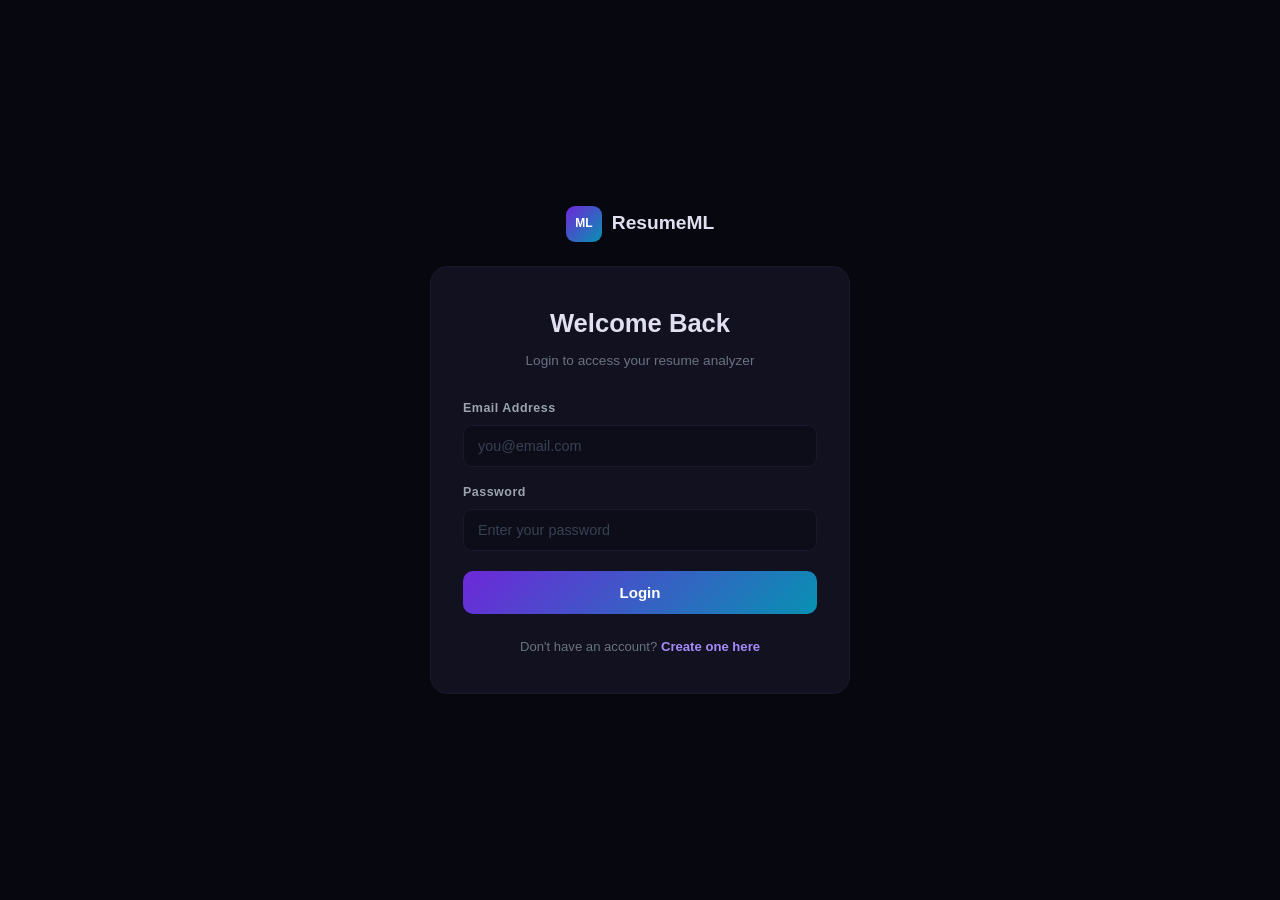
<file: login.html>
<!DOCTYPE html>
<html lang="en">

<head>
    <meta charset="UTF-8">
    <meta name="viewport" content="width=device-width, initial-scale=1.0">
    <title>Login – ResumeML</title>
    <link rel="stylesheet" href="static/style.css">
    <link rel="stylesheet" href="static/auth.css">
</head>

<body class="auth-body">

    <div class="auth-wrapper">

        <!-- Logo -->
        <div class="auth-logo">
            <div class="nav-badge">ML</div>
            <span>ResumeML</span>
        </div>

        <!-- Login Card -->
        <div class="auth-card">
            <h1 class="auth-title">Welcome Back</h1>
            <p class="auth-subtitle">Login to access your resume analyzer</p>

            <!-- Error message (shown on wrong credentials) -->
            <div class="auth-error" id="auth-error"></div>

            <!-- Login Form -->
            <div class="auth-form">

                <div class="form-group">
                    <label class="form-label">Email Address</label>
                    <input
                        type="email"
                        id="email"
                        class="form-input"
                        placeholder="you@email.com"
                        onkeydown="if(event.key==='Enter') loginUser()"
                    >
                </div>

                <div class="form-group">
                    <label class="form-label">Password</label>
                    <input
                        type="password"
                        id="password"
                        class="form-input"
                        placeholder="Enter your password"
                        onkeydown="if(event.key==='Enter') loginUser()"
                    >
                </div>

                <button class="auth-btn" id="login-btn" onclick="loginUser()">
                    <span id="login-btn-text">Login</span>
                </button>

            </div>

            <!-- Link to register -->
            <p class="auth-switch">
                Don't have an account?
                <a href="/register" class="auth-link">Create one here</a>
            </p>

        </div>

    </div>

    <script src="static/auth.js"></script>

</body>
</html>
</file>
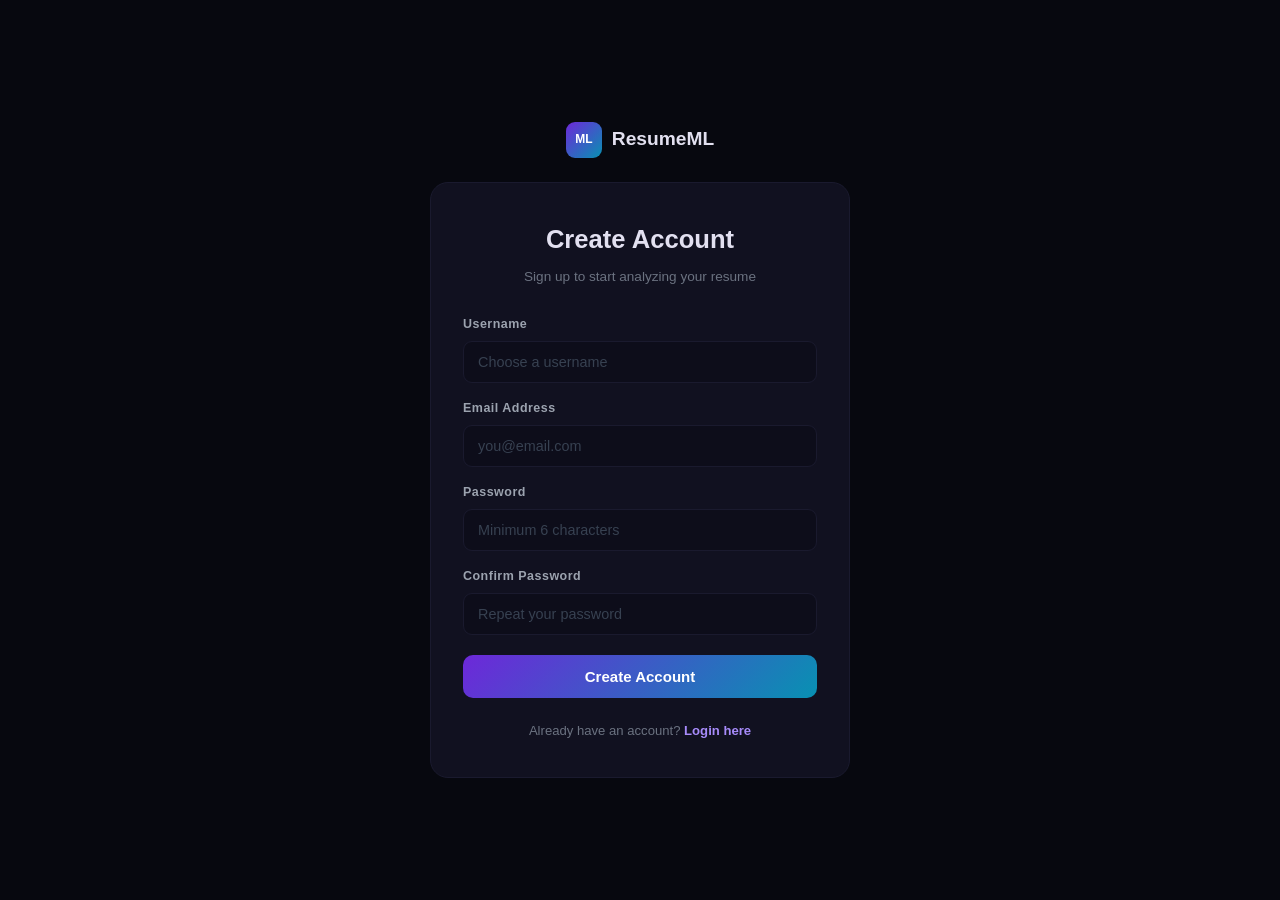
<file: register.html>
<!DOCTYPE html>
<html lang="en">

<head>
    <meta charset="UTF-8">
    <meta name="viewport" content="width=device-width, initial-scale=1.0">
    <title>Register – ResumeML</title>
    <link rel="stylesheet" href="static/style.css">
    <link rel="stylesheet" href="static/auth.css">
</head>

<body class="auth-body">

    <div class="auth-wrapper">

        <!-- Logo -->
        <div class="auth-logo">
            <div class="nav-badge">ML</div>
            <span>ResumeML</span>
        </div>

        <!-- Register Card -->
        <div class="auth-card">
            <h1 class="auth-title">Create Account</h1>
            <p class="auth-subtitle">Sign up to start analyzing your resume</p>

            <!-- Error / success messages -->
            <div class="auth-error"   id="auth-error"></div>
            <div class="auth-success" id="auth-success"></div>

            <!-- Register Form -->
            <div class="auth-form">

                <div class="form-group">
                    <label class="form-label">Username</label>
                    <input
                        type="text"
                        id="username"
                        class="form-input"
                        placeholder="Choose a username"
                        onkeydown="if(event.key==='Enter') registerUser()"
                    >
                </div>

                <div class="form-group">
                    <label class="form-label">Email Address</label>
                    <input
                        type="email"
                        id="email"
                        class="form-input"
                        placeholder="you@email.com"
                        onkeydown="if(event.key==='Enter') registerUser()"
                    >
                </div>

                <div class="form-group">
                    <label class="form-label">Password</label>
                    <input
                        type="password"
                        id="password"
                        class="form-input"
                        placeholder="Minimum 6 characters"
                        onkeydown="if(event.key==='Enter') registerUser()"
                    >
                </div>

                <div class="form-group">
                    <label class="form-label">Confirm Password</label>
                    <input
                        type="password"
                        id="confirm-password"
                        class="form-input"
                        placeholder="Repeat your password"
                        onkeydown="if(event.key==='Enter') registerUser()"
                    >
                </div>

                <button class="auth-btn" id="register-btn" onclick="registerUser()">
                    <span id="register-btn-text">Create Account</span>
                </button>

            </div>

            <!-- Link to login -->
            <p class="auth-switch">
                Already have an account?
                <a href="/login" class="auth-link">Login here</a>
            </p>

        </div>

    </div>

    <script src="static/auth.js"></script>

</body>
</html>
</file>
<file: static/style.css>
/* =============================================================================
   style.css  –  ML-Based Resume Analyzer
   Pure CSS — no frameworks, no external imports
   ============================================================================= */


/* =============================================================================
   1. RESET & BASE STYLES
   ============================================================================= */

* {
    box-sizing: border-box;
    margin: 0;
    padding: 0;
}

html {
    scroll-behavior: smooth;
}

body {
    font-family: Arial, Helvetica, sans-serif;
    background-color: #07080f;
    color: #e2e0f0;
    min-height: 100vh;
    line-height: 1.6;
}

a {
    text-decoration: none;
    color: inherit;
}

button {
    cursor: pointer;
    font-family: inherit;
}

/* Custom scrollbar */
::-webkit-scrollbar {
    width: 5px;
}

::-webkit-scrollbar-thumb {
    background: #6d28d9;
    border-radius: 3px;
}


/* =============================================================================
   2. ANIMATIONS
   ============================================================================= */

@keyframes spin {
    to { transform: rotate(360deg); }
}

@keyframes pulse {
    0%, 100% { opacity: 1; }
    50%       { opacity: 0.3; }
}

@keyframes fade-up {
    from {
        opacity: 0;
        transform: translateY(20px);
    }
    to {
        opacity: 1;
        transform: translateY(0);
    }
}


/* =============================================================================
   3. NAVIGATION BAR
   ============================================================================= */

.navbar {
    position: sticky;
    top: 0;
    z-index: 200;
    background: rgba(7, 8, 15, 0.92);
    backdrop-filter: blur(12px);
    border-bottom: 1px solid #1a1a2e;
    padding: 0 32px;
    height: 60px;
    display: flex;
    align-items: center;
    justify-content: space-between;
}

.nav-logo {
    display: flex;
    align-items: center;
    gap: 10px;
    font-weight: 700;
    font-size: 1.1rem;
}

.nav-badge {
    width: 36px;
    height: 36px;
    border-radius: 9px;
    background: linear-gradient(135deg, #6d28d9, #0891b2);
    display: flex;
    align-items: center;
    justify-content: center;
    font-size: 0.75rem;
    font-weight: 800;
    color: #fff;
}

.nav-status {
    display: flex;
    align-items: center;
    gap: 8px;
    background: rgba(109, 40, 217, 0.12);
    border: 1px solid rgba(109, 40, 217, 0.28);
    padding: 5px 14px;
    border-radius: 20px;
    font-size: 0.72rem;
    color: #a78bfa;
    font-weight: 600;
}

/* The small pulsing green dot */
.status-dot {
    display: inline-block;
    width: 7px;
    height: 7px;
    border-radius: 50%;
    background: #4ade80;
    animation: pulse 2s infinite;
}


/* =============================================================================
   4. HERO SECTION
   ============================================================================= */

.hero {
    text-align: center;
    padding: 60px 20px 44px;
    max-width: 700px;
    margin: 0 auto;
    animation: fade-up 0.5s ease;
}

.hero-tag {
    display: inline-flex;
    align-items: center;
    gap: 7px;
    background: rgba(109, 40, 217, 0.1);
    border: 1px solid rgba(109, 40, 217, 0.25);
    color: #a78bfa;
    padding: 4px 14px;
    border-radius: 20px;
    font-size: 0.72rem;
    font-weight: 600;
    margin-bottom: 22px;
}

.hero h1 {
    font-size: clamp(1.9rem, 4.5vw, 3.2rem);
    font-weight: 800;
    line-height: 1.12;
    letter-spacing: -1px;
    margin-bottom: 14px;
}

/* Purple-to-cyan gradient text for the headline */
.gradient-text {
    background: linear-gradient(135deg, #a78bfa, #67e8f9);
    -webkit-background-clip: text;
    -webkit-text-fill-color: transparent;
    background-clip: text;
}

.hero-description {
    color: #6b7280;
    font-size: 0.94rem;
    margin-bottom: 32px;
    line-height: 1.8;
}

/* Small tech stack chips below the description */
.tech-chips {
    display: flex;
    flex-wrap: wrap;
    gap: 7px;
    justify-content: center;
}

.chip {
    font-size: 0.68rem;
    padding: 3px 11px;
    border-radius: 5px;
    background: rgba(255, 255, 255, 0.04);
    border: 1px solid #1e1b30;
    color: #6b7280;
    font-weight: 500;
}


/* =============================================================================
   5. MAIN LAYOUT
   ============================================================================= */

.main-wrapper {
    max-width: 920px;
    margin: 0 auto;
    padding: 0 20px 60px;
}

/* Generic card container */
.card {
    background: #111120;
    border: 1px solid #1a1a2e;
    border-radius: 16px;
    padding: 26px;
    margin-bottom: 18px;
}

/* Card section title with a small purple bar on the left */
.card-title {
    font-size: 0.72rem;
    font-weight: 700;
    color: #a78bfa;
    text-transform: uppercase;
    letter-spacing: 1.3px;
    margin-bottom: 16px;
    display: flex;
    align-items: center;
    gap: 8px;
}

.card-title::before {
    content: '';
    display: inline-block;
    width: 3px;
    height: 14px;
    background: linear-gradient(#6d28d9, #0891b2);
    border-radius: 2px;
}


/* =============================================================================
   6. DOMAIN SELECTION GRID
   ============================================================================= */

.domain-grid {
    display: grid;
    grid-template-columns: repeat(auto-fill, minmax(158px, 1fr));
    gap: 8px;
}

.domain-btn {
    background: #0d0d1a;
    border: 1px solid #1a1a2e;
    color: #6b7280;
    padding: 9px 12px;
    border-radius: 9px;
    font-size: 0.79rem;
    text-align: left;
    display: flex;
    align-items: center;
    gap: 7px;
    transition: all 0.2s;
}

.domain-btn:hover {
    border-color: #4b3f72;
    color: #c4b5fd;
    background: rgba(109, 40, 217, 0.06);
}

/* Currently selected domain button */
.domain-btn.active {
    border-color: #6d28d9;
    color: #a78bfa;
    background: rgba(109, 40, 217, 0.12);
    font-weight: 600;
}

.domain-icon {
    font-size: 13px;
    font-weight: 900;
    flex-shrink: 0;
}


/* =============================================================================
   7. FILE UPLOAD ZONE
   ============================================================================= */

.upload-section {
    margin-top: 26px;
}

.upload-zone {
    border: 2px dashed #1a1a2e;
    border-radius: 14px;
    padding: 52px 24px;
    text-align: center;
    cursor: pointer;
    transition: all 0.3s;
    margin-top: 4px;
}

.upload-zone:hover,
.upload-zone.dragging {
    border-color: #6d28d9;
    background: rgba(109, 40, 217, 0.05);
}

/* After a file is chosen */
.upload-zone.has-file {
    border-color: rgba(109, 40, 217, 0.5);
    background: rgba(109, 40, 217, 0.04);
}

.upload-icon {
    font-size: 42px;
    display: block;
    margin-bottom: 12px;
}

.upload-title {
    font-weight: 700;
    color: #9ca3af;
    margin-bottom: 5px;
    font-size: 0.95rem;
}

.upload-hint {
    font-size: 0.78rem;
    color: #4b5563;
}

/* File name shown after upload */
.file-name {
    font-weight: 700;
    color: #e2e0f0;
    font-size: 0.98rem;
    margin-bottom: 3px;
}

.file-size {
    color: #a78bfa;
    font-size: 0.8rem;
}


/* =============================================================================
   8. PROGRESS BAR
   ============================================================================= */

.progress-section {
    margin-top: 14px;
    display: none;    /* shown by JavaScript when analysis starts */
}

.progress-header {
    display: flex;
    justify-content: space-between;
    font-size: 0.75rem;
    color: #6b7280;
    margin-bottom: 6px;
}

.progress-track {
    height: 4px;
    background: #1a1a2e;
    border-radius: 2px;
    overflow: hidden;
}

.progress-fill {
    height: 100%;
    background: linear-gradient(90deg, #6d28d9, #0891b2);
    border-radius: 2px;
    width: 0;
    transition: width 0.4s ease;
}


/* =============================================================================
   9. ERROR BOX
   ============================================================================= */

.error-box {
    background: rgba(239, 68, 68, 0.08);
    border: 1px solid rgba(239, 68, 68, 0.2);
    border-radius: 9px;
    padding: 10px 15px;
    color: #f87171;
    font-size: 0.8rem;
    margin-top: 12px;
    display: none;    /* shown by JavaScript on error */
}


/* =============================================================================
   10. ANALYSE BUTTON
   ============================================================================= */

.btn-analyse {
    width: 100%;
    padding: 15px;
    border-radius: 11px;
    border: none;
    background: linear-gradient(135deg, #6d28d9, #0891b2);
    color: #fff;
    font-weight: 700;
    font-size: 0.96rem;
    display: flex;
    align-items: center;
    justify-content: center;
    gap: 10px;
    margin-top: 16px;
    transition: all 0.3s;
}

.btn-analyse:hover:not(:disabled) {
    transform: translateY(-2px);
    box-shadow: 0 12px 30px rgba(109, 40, 217, 0.4);
}

.btn-analyse:disabled {
    background: #1a1a2e;
    color: #374151;
    cursor: not-allowed;
    transform: none;
    box-shadow: none;
}

/* Spinning loader inside the button */
.spinner {
    width: 16px;
    height: 16px;
    border: 2.5px solid rgba(255, 255, 255, 0.3);
    border-top-color: #fff;
    border-radius: 50%;
    animation: spin 1s linear infinite;
    flex-shrink: 0;
}


/* =============================================================================
   11. RESULTS SECTION
   ============================================================================= */

.results-hidden {
    display: none;    /* shown by JavaScript after analysis */
    animation: fade-up 0.4s ease;
}


/* --- Score + Summary Row --------------------------------------------------- */

.score-row {
    display: grid;
    grid-template-columns: 200px 1fr;
    gap: 16px;
    margin-bottom: 16px;
}

.score-card {
    background: #0d0d1a;
    border: 1px solid #1a1a2e;
    border-radius: 14px;
    padding: 20px;
    text-align: center;
    display: flex;
    flex-direction: column;
    align-items: center;
}

.score-label {
    font-size: 0.6rem;
    color: #6b7280;
    letter-spacing: 1.5px;
    text-transform: uppercase;
    margin-bottom: 6px;
}

.score-number {
    font-size: 3.8rem;
    font-weight: 800;
    line-height: 1;
    margin-bottom: 3px;
}

.score-level {
    font-size: 0.7rem;
    color: #6b7280;
    margin-bottom: 16px;
}

.score-counts {
    display: flex;
    gap: 14px;
    border-top: 1px solid #1a1a2e;
    padding-top: 14px;
    width: 100%;
    justify-content: center;
}

/* Individual sub-score bar */
.sub-score-row {
    width: 100%;
    display: flex;
    justify-content: space-between;
    font-size: 0.65rem;
    color: #6b7280;
    margin-bottom: 3px;
}

.sub-score-track {
    height: 3px;
    background: #1a1a2e;
    border-radius: 2px;
    margin-bottom: 8px;
    width: 100%;
}

.sub-score-fill {
    height: 100%;
    border-radius: 2px;
    transition: width 0.8s ease;
}

.summary-panel {
    background: #0d0d1a;
    border: 1px solid #1a1a2e;
    border-radius: 14px;
    padding: 20px;
    display: flex;
    flex-direction: column;
    gap: 12px;
}

.summary-label {
    font-size: 0.6rem;
    color: #6b7280;
    letter-spacing: 1.2px;
    text-transform: uppercase;
}

.summary-text {
    color: #9ca3af;
    font-size: 0.88rem;
    line-height: 1.8;
    flex: 1;
}


/* --- Charts Row ------------------------------------------------------------ */

.charts-row {
    display: grid;
    grid-template-columns: 1fr 1.6fr;
    gap: 16px;
    margin-bottom: 16px;
}

.chart-box {
    background: #0d0d1a;
    border: 1px solid #1a1a2e;
    border-radius: 14px;
    padding: 18px;
}

.chart-label {
    font-size: 0.75rem;
    color: #9ca3af;
    font-weight: 600;
    margin-bottom: 12px;
}

canvas {
    display: block;
}

.chart-legend {
    display: flex;
    justify-content: center;
    gap: 18px;
    margin-top: 10px;
}

.legend-item {
    display: flex;
    align-items: center;
    gap: 5px;
    font-size: 0.7rem;
    color: #9ca3af;
}

.legend-dot {
    width: 8px;
    height: 8px;
    border-radius: 2px;
    display: inline-block;
}


/* --- Matched / Missing Skills --------------------------------------------- */

.skills-row {
    display: grid;
    grid-template-columns: 1fr 1fr;
    gap: 14px;
    margin-bottom: 16px;
}

.skill-box {
    border-radius: 12px;
    padding: 16px;
}

.matched-box {
    border: 1px solid rgba(74, 222, 128, 0.14);
    background: rgba(74, 222, 128, 0.03);
}

.missing-box {
    border: 1px solid rgba(248, 113, 113, 0.14);
    background: rgba(248, 113, 113, 0.03);
}

.skill-box-title {
    font-size: 0.68rem;
    font-weight: 700;
    text-transform: uppercase;
    letter-spacing: 1px;
    margin-bottom: 10px;
}

.matched-title { color: #4ade80; }
.missing-title  { color: #f87171; }

.tags-container {
    display: flex;
    flex-wrap: wrap;
    gap: 6px;
}

/* Individual skill tag */
.tag {
    font-size: 0.7rem;
    padding: 3px 9px;
    border-radius: 5px;
    border: 1px solid;
    font-weight: 500;
}

.tag-green {
    background: rgba(74, 222, 128, 0.09);
    color: #4ade80;
    border-color: rgba(74, 222, 128, 0.2);
}

.tag-red {
    background: rgba(248, 113, 113, 0.09);
    color: #f87171;
    border-color: rgba(248, 113, 113, 0.2);
}


/* --- Suggestions ----------------------------------------------------------- */

.suggestion-item {
    display: flex;
    gap: 11px;
    padding: 12px;
    background: #0d0d1a;
    border-radius: 10px;
    margin-bottom: 8px;
}

.suggestion-number {
    width: 22px;
    height: 22px;
    border-radius: 6px;
    background: rgba(109, 40, 217, 0.15);
    color: #a78bfa;
    display: flex;
    align-items: center;
    justify-content: center;
    font-size: 0.65rem;
    font-weight: 800;
    flex-shrink: 0;
    margin-top: 1px;
}

.suggestion-text {
    color: #9ca3af;
    font-size: 0.83rem;
    line-height: 1.75;
}


/* --- Company Cards --------------------------------------------------------- */

.companies-grid {
    display: grid;
    grid-template-columns: repeat(auto-fill, minmax(262px, 1fr));
    gap: 11px;
    margin-top: 14px;
}

.company-card {
    background: #0d0d1a;
    border: 1px solid #1a1a2e;
    border-radius: 12px;
    padding: 16px;
    position: relative;
    overflow: hidden;
    transition: all 0.22s;
}

.company-card:hover {
    transform: translateY(-2px);
    border-color: #352f50;
}

/* Coloured top bar unique to each company */
.company-top-bar {
    position: absolute;
    top: 0;
    left: 0;
    right: 0;
    height: 3px;
}

.company-header {
    display: flex;
    align-items: center;
    justify-content: space-between;
    margin-bottom: 11px;
}

.company-left {
    display: flex;
    align-items: center;
    gap: 10px;
}

.company-logo {
    width: 36px;
    height: 36px;
    border-radius: 8px;
    display: flex;
    align-items: center;
    justify-content: center;
    font-weight: 800;
    font-size: 0.85rem;
    color: #fff;
    flex-shrink: 0;
}

.company-name {
    font-weight: 700;
    font-size: 0.92rem;
    margin-bottom: 1px;
}

.company-role {
    color: #6b7280;
    font-size: 0.7rem;
}

.match-badge {
    background: rgba(74, 222, 128, 0.1);
    border: 1px solid rgba(74, 222, 128, 0.25);
    color: #4ade80;
    font-size: 0.63rem;
    font-weight: 700;
    padding: 3px 9px;
    border-radius: 20px;
    white-space: nowrap;
}

.fit-header {
    display: flex;
    justify-content: space-between;
    font-size: 0.63rem;
    color: #6b7280;
    margin-bottom: 4px;
}

.fit-value {
    color: #4ade80;
    font-weight: 700;
}

.fit-track {
    height: 2.5px;
    background: #1a1a2e;
    border-radius: 2px;
    margin-bottom: 11px;
}

.fit-fill {
    height: 100%;
    background: linear-gradient(90deg, #4ade80, #67e8f9);
    border-radius: 2px;
    transition: width 0.8s ease;
}

.company-links {
    display: flex;
    gap: 6px;
}

.company-link {
    font-size: 0.67rem;
    font-weight: 600;
    padding: 5px 9px;
    border-radius: 6px;
    border: 1px solid;
    transition: opacity 0.2s;
    cursor: pointer;
}

.company-link:hover {
    opacity: 0.75;
}

.link-linkedin {
    background: rgba(10, 102, 194, 0.1);
    color: #0A66C2;
    border-color: rgba(10, 102, 194, 0.25);
}

.link-indeed {
    background: rgba(0, 58, 155, 0.08);
    color: #003A9B;
    border-color: rgba(0, 58, 155, 0.18);
}

.link-careers {
    border-color: #1a1a2e;
    color: #6b7280;
}


/* --- No Match State -------------------------------------------------------- */

.no-match-box {
    border: 1.5px dashed rgba(248, 113, 113, 0.25);
    background: rgba(248, 113, 113, 0.03);
    border-radius: 14px;
    padding: 28px;
    text-align: center;
    margin-top: 14px;
}

.no-match-box h3 {
    color: #f87171;
    font-size: 1rem;
    margin-bottom: 8px;
}

.no-match-box p {
    color: #6b7280;
    font-size: 0.83rem;
    line-height: 1.8;
    max-width: 480px;
    margin: 0 auto 16px;
}

.learn-links {
    display: flex;
    gap: 8px;
    justify-content: center;
    flex-wrap: wrap;
}

.learn-btn {
    padding: 7px 15px;
    border-radius: 7px;
    color: #fff;
    font-weight: 600;
    font-size: 0.77rem;
    border: none;
    transition: opacity 0.2s;
    cursor: pointer;
}

.learn-btn:hover {
    opacity: 0.82;
}


/* --- Almost There Section -------------------------------------------------- */

.almost-section {
    border: 1px dashed rgba(251, 191, 36, 0.28);
    background: rgba(251, 191, 36, 0.03);
    border-radius: 12px;
    padding: 13px;
    margin-top: 12px;
}

.almost-title {
    font-size: 0.7rem;
    color: #fbbf24;
    font-weight: 700;
    margin-bottom: 9px;
}

.almost-list {
    display: flex;
    flex-wrap: wrap;
    gap: 8px;
}

.almost-item {
    display: flex;
    align-items: center;
    gap: 8px;
    padding: 7px 11px;
    background: #111120;
    border: 1px solid #1a1a2e;
    border-radius: 9px;
}

.almost-logo {
    width: 26px;
    height: 26px;
    border-radius: 6px;
    display: flex;
    align-items: center;
    justify-content: center;
    font-weight: 800;
    font-size: 0.75rem;
    color: #fff;
}

.almost-name {
    font-weight: 600;
    font-size: 0.8rem;
}

.almost-need {
    font-size: 0.62rem;
    color: #fbbf24;
}


/* --- Job Platforms Grid ---------------------------------------------------- */

.platforms-grid {
    display: grid;
    grid-template-columns: repeat(auto-fill, minmax(150px, 1fr));
    gap: 8px;
    margin-top: 12px;
}

.platform-card {
    display: flex;
    align-items: center;
    gap: 9px;
    padding: 10px 12px;
    background: #0d0d1a;
    border: 1px solid #1a1a2e;
    border-radius: 10px;
    transition: all 0.22s;
}

.platform-card:hover {
    transform: translateY(-2px);
    border-color: #352f50;
}

.platform-icon {
    width: 28px;
    height: 28px;
    border-radius: 7px;
    display: flex;
    align-items: center;
    justify-content: center;
    font-size: 0.6rem;
    font-weight: 800;
    flex-shrink: 0;
}

.platform-name {
    font-weight: 600;
    font-size: 0.8rem;
    color: #e2e0f0;
}

.platform-desc {
    font-size: 0.63rem;
    color: #6b7280;
}


/* =============================================================================
   12. RESPONSIVE DESIGN
   For tablets and smaller phones
   ============================================================================= */

@media (max-width: 700px) {

    .score-row {
        grid-template-columns: 1fr;
    }

    .charts-row {
        grid-template-columns: 1fr;
    }

    .skills-row {
        grid-template-columns: 1fr;
    }

    .domain-grid {
        grid-template-columns: repeat(auto-fill, minmax(140px, 1fr));
    }

    .navbar {
        padding: 0 16px;
    }

    .hero h1 {
        font-size: 1.7rem;
    }
}
</file>
<file: static/auth.css>
/* =============================================================================
   auth.css  –  Login & Register page styles
   ============================================================================= */

/* Full-page centered layout for login/register */
.auth-body {
    display: flex;
    align-items: center;
    justify-content: center;
    min-height: 100vh;
    background: #07080f;
    padding: 20px;
}

.auth-wrapper {
    width: 100%;
    max-width: 420px;
}

/* Logo above the card */
.auth-logo {
    display: flex;
    align-items: center;
    gap: 10px;
    font-weight: 700;
    font-size: 1.2rem;
    color: #e2e0f0;
    margin-bottom: 24px;
    justify-content: center;
}

/* The white card */
.auth-card {
    background: #111120;
    border: 1px solid #1a1a2e;
    border-radius: 18px;
    padding: 36px 32px;
}

.auth-title {
    font-size: 1.6rem;
    font-weight: 800;
    color: #e2e0f0;
    margin-bottom: 6px;
    text-align: center;
}

.auth-subtitle {
    font-size: 0.85rem;
    color: #6b7280;
    text-align: center;
    margin-bottom: 28px;
}

/* Error message box */
.auth-error {
    background: rgba(239, 68, 68, 0.08);
    border: 1px solid rgba(239, 68, 68, 0.25);
    border-radius: 8px;
    padding: 10px 14px;
    color: #f87171;
    font-size: 0.82rem;
    margin-bottom: 16px;
    display: none;
}

/* Success message box */
.auth-success {
    background: rgba(74, 222, 128, 0.08);
    border: 1px solid rgba(74, 222, 128, 0.25);
    border-radius: 8px;
    padding: 10px 14px;
    color: #4ade80;
    font-size: 0.82rem;
    margin-bottom: 16px;
    display: none;
}

/* Form fields */
.auth-form {
    display: flex;
    flex-direction: column;
    gap: 16px;
}

.form-group {
    display: flex;
    flex-direction: column;
    gap: 6px;
}

.form-label {
    font-size: 0.78rem;
    font-weight: 600;
    color: #9ca3af;
    letter-spacing: 0.5px;
}

.form-input {
    background: #0d0d1a;
    border: 1px solid #1a1a2e;
    border-radius: 9px;
    padding: 12px 14px;
    color: #e2e0f0;
    font-size: 0.9rem;
    outline: none;
    transition: border-color 0.2s;
    width: 100%;
}

.form-input:focus {
    border-color: #6d28d9;
}

.form-input::placeholder {
    color: #374151;
}

/* Submit button */
.auth-btn {
    width: 100%;
    padding: 13px;
    border-radius: 10px;
    border: none;
    background: linear-gradient(135deg, #6d28d9, #0891b2);
    color: #fff;
    font-weight: 700;
    font-size: 0.94rem;
    cursor: pointer;
    margin-top: 4px;
    transition: all 0.3s;
    display: flex;
    align-items: center;
    justify-content: center;
    gap: 8px;
}

.auth-btn:hover:not(:disabled) {
    transform: translateY(-2px);
    box-shadow: 0 10px 28px rgba(109, 40, 217, 0.35);
}

.auth-btn:disabled {
    background: #1a1a2e;
    color: #374151;
    cursor: not-allowed;
    transform: none;
}

/* Link to switch between login/register */
.auth-switch {
    text-align: center;
    font-size: 0.82rem;
    color: #6b7280;
    margin-top: 22px;
}

.auth-link {
    color: #a78bfa;
    font-weight: 600;
    text-decoration: none;
}

.auth-link:hover {
    text-decoration: underline;
}

/* Navbar right side (username + buttons) */
.nav-right {
    display: flex;
    align-items: center;
    gap: 10px;
}

.nav-username {
    font-size: 0.78rem;
    color: #a78bfa;
    font-weight: 600;
}

.nav-btn {
    font-size: 0.75rem;
    font-weight: 600;
    padding: 6px 14px;
    border-radius: 8px;
    border: 1px solid #1a1a2e;
    background: #0d0d1a;
    color: #9ca3af;
    cursor: pointer;
    text-decoration: none;
    transition: all 0.2s;
    font-family: inherit;
}

.nav-btn:hover {
    border-color: #6d28d9;
    color: #a78bfa;
}

.nav-btn-logout {
    border-color: rgba(239, 68, 68, 0.2);
    color: #f87171;
}

.nav-btn-logout:hover {
    background: rgba(239, 68, 68, 0.08);
    border-color: rgba(239, 68, 68, 0.4);
}
</file>
